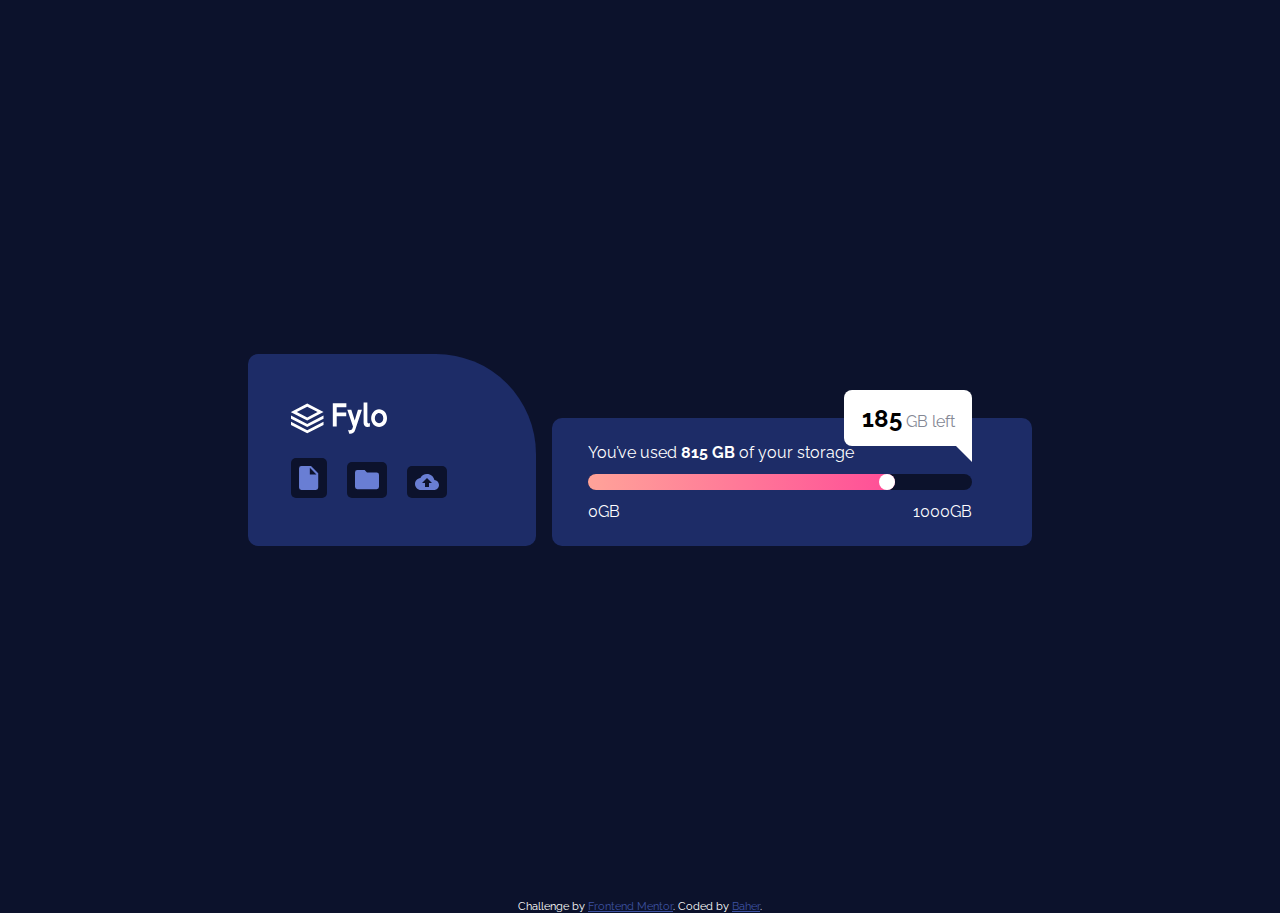
<file: fylo-data-storage-component-master/index.html>
<!DOCTYPE html>
<html lang="en">
  <head>
    <meta charset="UTF-8" />
    <meta name="viewport" content="width=device-width, initial-scale=1.0" />
    <!-- displays site properly based on user's device -->

    <link rel="preconnect" href="https://fonts.gstatic.com" />
    <link rel="preconnect" href="https://fonts.gstatic.com">
<link href="https://fonts.googleapis.com/css2?family=Raleway:wght@400;700&display=swap" rel="stylesheet">

    <link
      rel="icon"
      type="image/png"
      sizes="32x32"
      href="./images/favicon-32x32.png"
    />
    <link rel="stylesheet" href="./index.css" />
    <title>Frontend Mentor | Fylo data storage component</title>

    <!-- Feel free to remove these styles or customise in your own stylesheet 👍 -->
    <style>
      .attribution {
        font-size: 11px;
        text-align: center;
      }
      .attribution a {
        color: hsl(228, 45%, 44%);
      }
    </style>
  </head>
  <body>
    <div class="container">
      <div class="cards-container">
        <div class="options-card">
          <div class="options-container">
            <img class="logo" src="./images/logo.svg" />
            <div class="icons-section">
              <img class="icon" src="./images/icon-document.svg" />
              <img class="icon" src="./images/icon-folder.svg" />
              <img class="icon" src="./images/icon-upload.svg" />
            </div>
          </div>
        </div>
        <div class="loading-card">
          <div class="loading-container">
            <p>You’ve used <span class="bold">815 GB</span> of your storage</p>
            <div class="loading-bar">
              <div class="progress">
                <div class="circle"></div>
              </div>
            </div>
            <div class="bar-values">
              <span>0GB</span>
              <span>1000GB</span>
            </div>
            <div class="tooltip">
              <p class="grey-text"><span class="bold black">185</span> GB left</p>
            </div>
          </div>
        </div>
      </div>
    </div>

    <div class="attribution">
      Challenge by
      <a href="https://www.frontendmentor.io?ref=challenge" target="_blank"
        >Frontend Mentor</a
      >. Coded by <a href="#">Baher</a>.
    </div>
  </body>
</html>
</file>
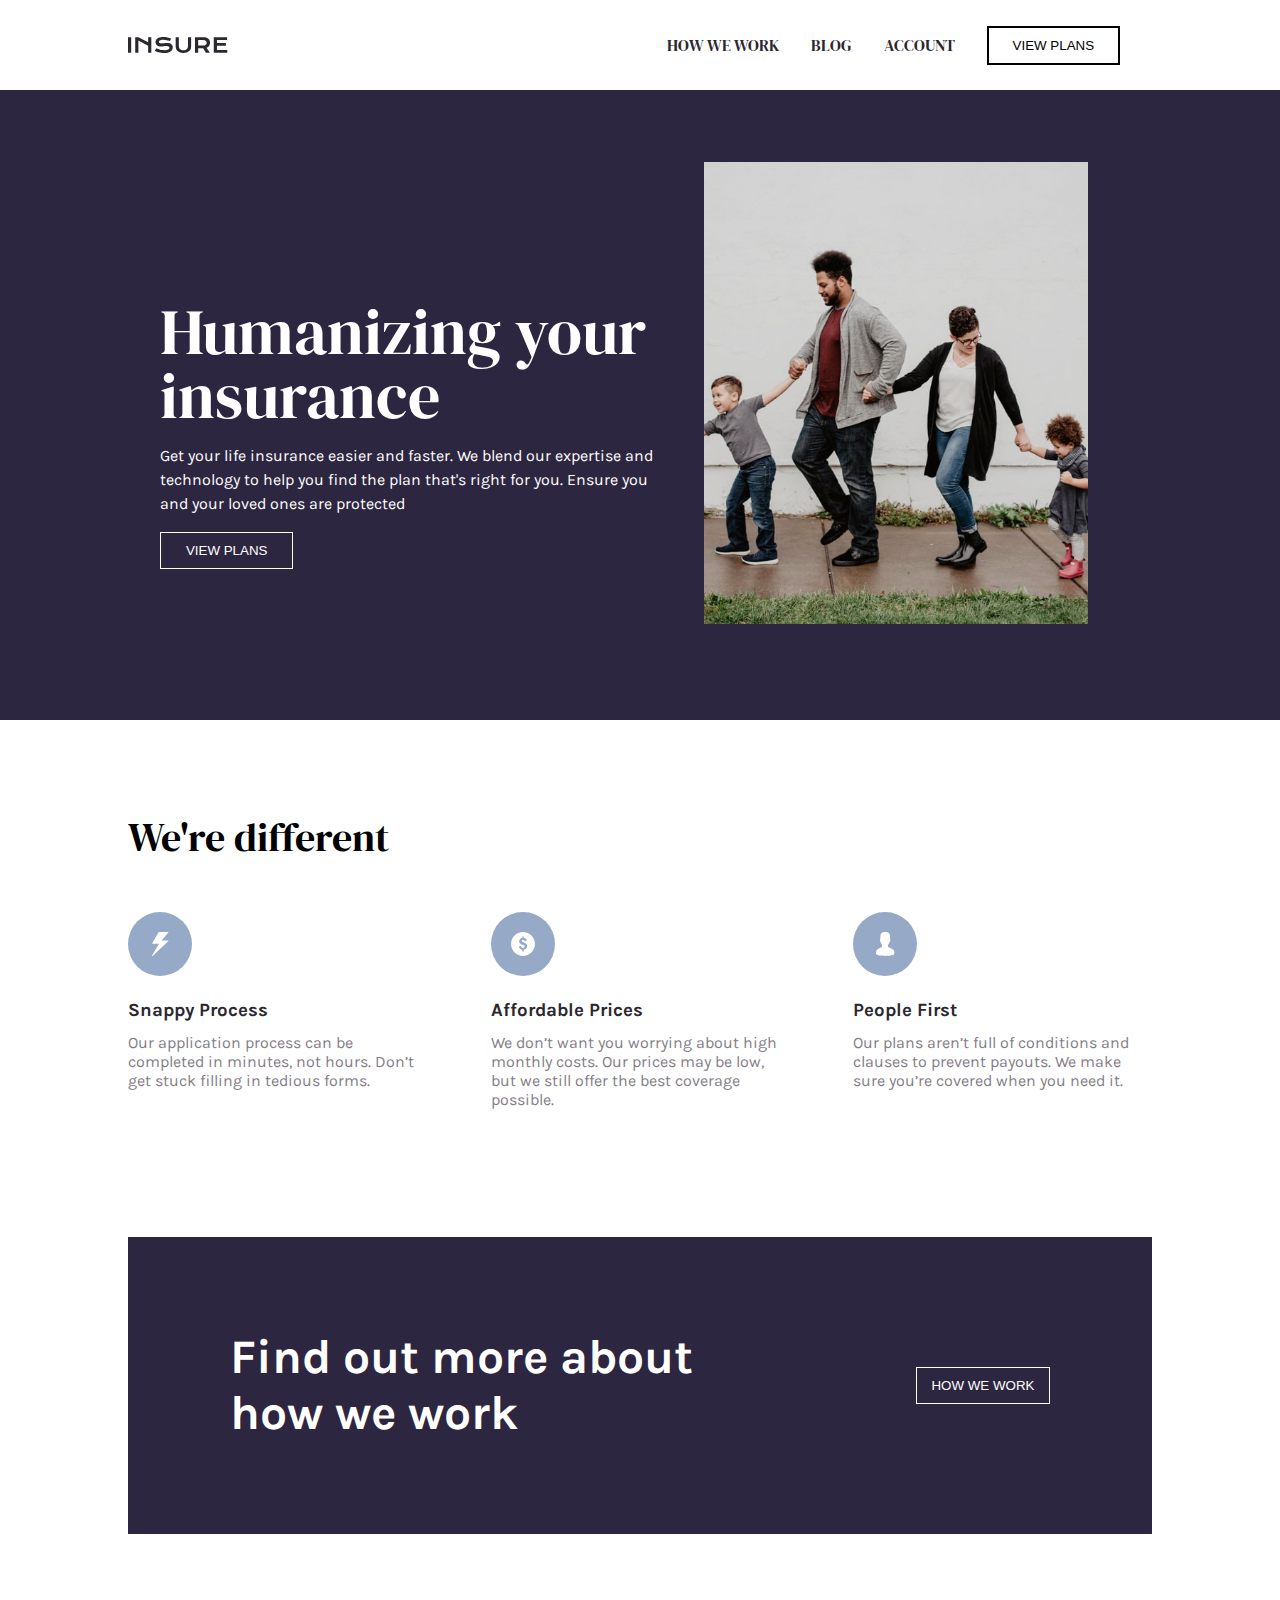
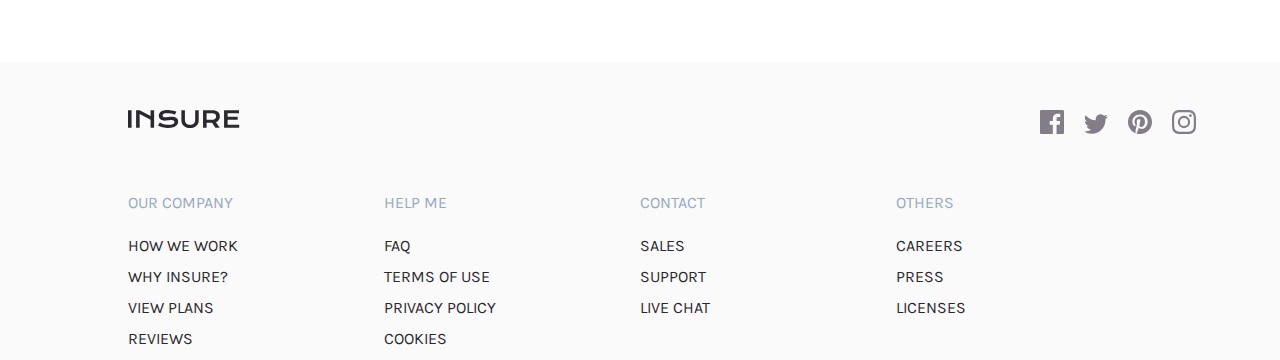
<file: insure-landing-page-master/index.html>
<!DOCTYPE html>
<html lang="en">
<head>
  <meta charset="UTF-8">
  <meta name="viewport" content="width=device-width, initial-scale=1.0"> <!-- displays site properly based on user's device -->

  <link rel="icon" type="image/png" sizes="32x32" href="./images/favicon-32x32.png">
  <link rel="stylesheet" href="./index.css">

  <link rel="preconnect" href="https://fonts.gstatic.com">
  <link href="https://fonts.googleapis.com/css2?family=DM+Serif+Display&display=swap" rel="stylesheet">

  <link rel="preconnect" href="https://fonts.gstatic.com">
  <link href="https://fonts.googleapis.com/css2?family=Karla:wght@400;700&display=swap" rel="stylesheet">

  

  <title>Frontend Mentor | Insure landing page</title>

  <!-- Feel free to remove these styles or customise in your own stylesheet 👍 -->
  <style>
    .attribution { font-size: 11px; text-align: center; }
    .attribution a { color: hsl(228, 45%, 44%); }
  </style>
</head>
<body>
  <div class="container">
    <nav class="nav-bar">
      <img src="./images/logo.svg"/>
      <label for="hamburger">&#9776;</label>
      <input type="checkbox" id="hamburger"/>
      <ul class="linksContainer">
        <li class="navLink">HOW WE WORK</li>
        <li class="navLink">BLOG</li>
        <li class="navLink">ACCOUNT</li>
        <li class="navLink">
          <button class="btn">VIEW PLANS</button>
        </li>
      </ul>
      
    </nav>


    <div class="main-section">
      <img src="./images/image-intro-desktop.jpg"/>
      <div class="background"></div>
      <div class="main-text">
        <h1>Humanizing your insurance</h1>
        <p>
          Get your life insurance easier and faster. We blend our expertise and technology 
          to help you find the plan that's right for you. Ensure you and your loved ones are protected
        </p>
  
        <button class="btn">VIEW PLANS</button>
        
      </div>
    </div>

    <div class="different-section">
      <h2>We're different</h2>
      <div class="perks">
        <div class="perk-column perk-column-1">
          <img class="perk-image" src="./images/icon-snappy-process.svg"/>
          <h3>Snappy Process</h4>
          <p>Our application process can be completed in minutes, not hours. Don’t get 
            stuck filling in tedious forms.</p>
        </div>
        <div class="perk-column perk-column-2">
          <img class="perk-image" src="./images/icon-affordable-prices.svg"/>
          <h3>Affordable Prices</h4>
          <p>We don’t want you worrying about high monthly costs. Our prices may be low, 
            but we still offer the best coverage possible.</p>
        </div>
        <div class="perk-column perk-column-3">
          <img class="perk-image" src="./images/icon-people-first.svg"/>
          <h3>People First</h4>
          <p>Our plans aren’t full of conditions and clauses to prevent payouts. We make 
            sure you’re covered when you need it.</p>
        </div>

      </div>
    </div>

    <div class="how-we-work">
      <h2>Find out more about how we work</h2>
      <button class="btn">HOW WE WORK</button>
    </div>

    
    <footer>
      <div class="footer-container">
        <img class="footer-logo" src="./images/logo.svg"/>
        <div class="social-media">
          <img class="social-icon" src="./images/icon-facebook.svg"/>
          <img class="social-icon" src="./images/icon-twitter.svg"/>
          <img class="social-icon" src="./images/icon-pinterest.svg"/>
          <img class="social-icon" src="./images/icon-instagram.svg"/>
        </div>
        <!-- <hr> -->
        <div class="information-column information-column-1">
          <p class="misc-header">OUR COMPANY</p>
          <p class="misc-option">HOW WE WORK</p>
          <p class="misc-option">WHY INSURE?</p>
          <p class="misc-option">VIEW PLANS</p>
          <p class="misc-option">REVIEWS</p>
        </div>
        <div class="information-column information-column-2">
          <p class="misc-header">HELP ME</p>
          <p class="misc-option">FAQ</p>
          <p class="misc-option">TERMS OF USE</p>
          <p class="misc-option">PRIVACY POLICY</p>
          <p class="misc-option">COOKIES</p>
        </div>
        <div class="information-column information-column-3">
          <p class="misc-header">CONTACT</p>
          <p class="misc-option">SALES</p>
          <p class="misc-option">SUPPORT</p>
          <p class="misc-option">LIVE CHAT</p>
        </div>
        <div class="information-column information-column-4">
          <p class="misc-header">OTHERS</p>
          <p class="misc-option">CAREERS</p>
          <p class="misc-option">PRESS</p>
          <p class="misc-option">LICENSES</p>
        </div>
      </div>
    </footer>
  </div>
  
  <!-- <div class="attribution">
    Challenge by <a href="https://www.frontendmentor.io?ref=challenge" target="_blank">Frontend Mentor</a>. 
    Coded by <a href="#">Your Name Here</a>.
  </div> -->
</body>
</html>
</file>
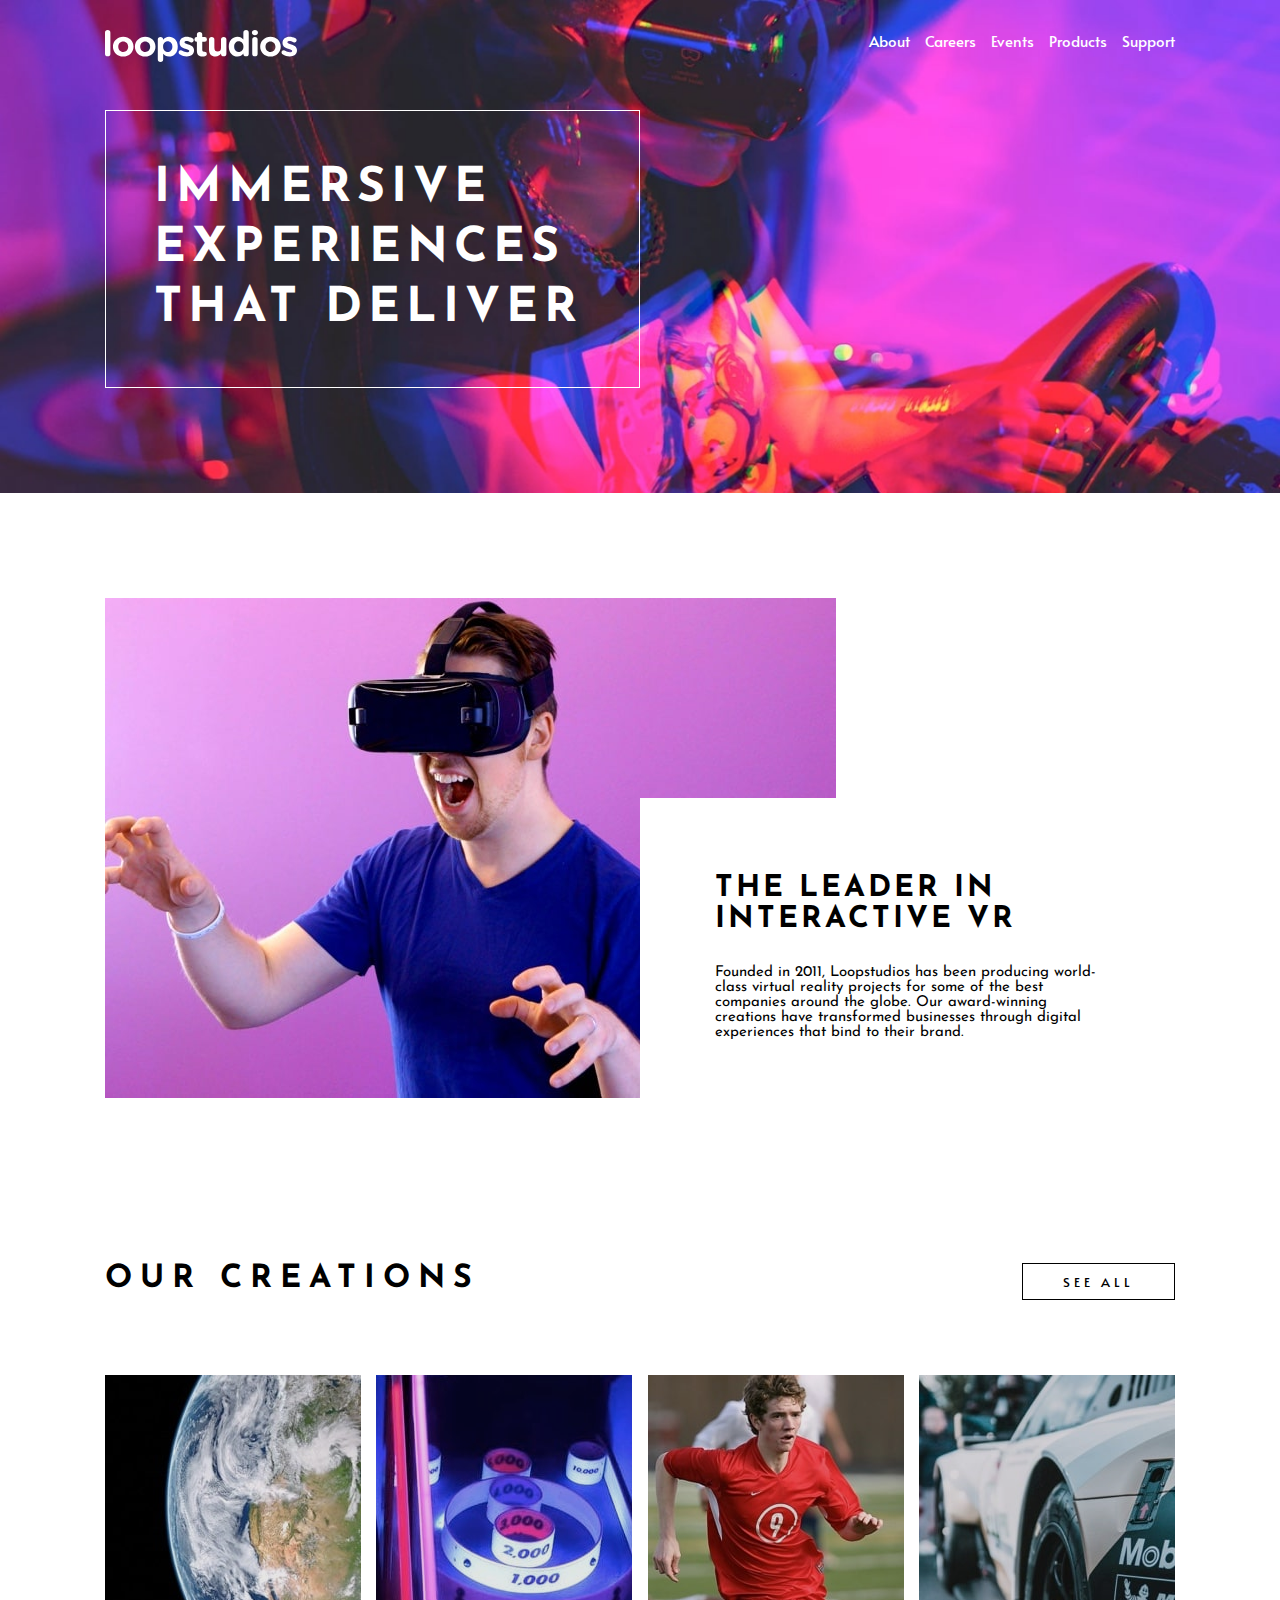
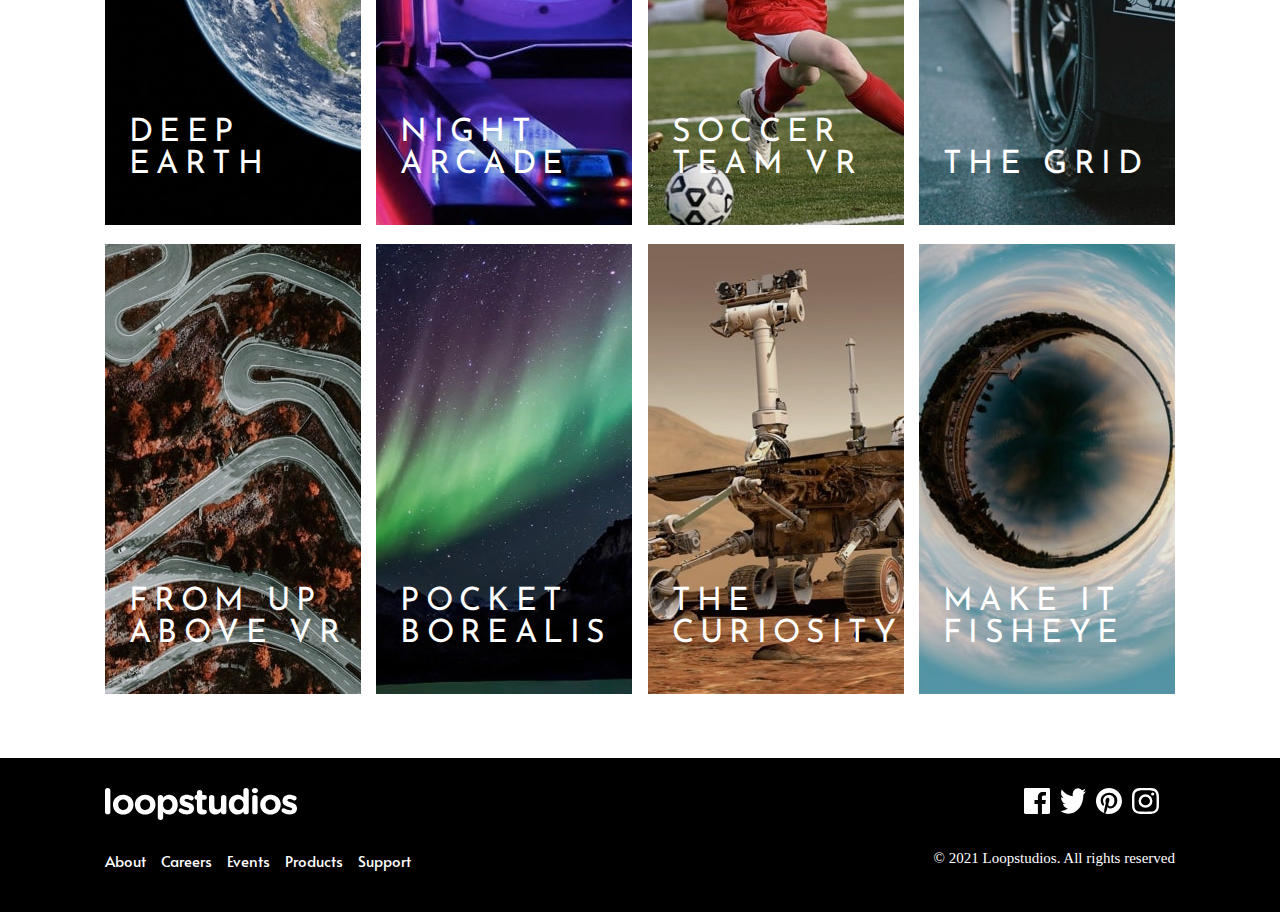
<file: loopstudios-landing-page-main/index.html>
<!DOCTYPE html>
<html lang="en">
<head>
  <meta charset="UTF-8">
  <meta name="viewport" content="width=device-width, initial-scale=1.0"> <!-- displays site properly based on user's device -->

  <link rel="icon" type="image/png" sizes="32x32" href="./images/favicon-32x32.png">
  <link rel="stylesheet" href="./styles/index.css">
  <link rel="stylesheet" href="./styles/mobile.css">
  <link rel="stylesheet" href="./styles/hamburger.css">
  <link rel="preconnect" href="https://fonts.gstatic.com">
  <link href="https://fonts.googleapis.com/css2?family=Alata&display=swap" rel="stylesheet">
  <link rel="preconnect" href="https://fonts.gstatic.com">
  <link href="https://fonts.googleapis.com/css2?family=Josefin+Sans:wght@300&display=swap" rel="stylesheet">
  <title>Frontend Mentor | Loopstudios landing page</title>

  <!-- Feel free to remove these styles or customise in your own stylesheet 👍 -->
  <style>
    .attribution { font-size: 11px; text-align: center; }
    .attribution a { color: hsl(228, 45%, 44%); }
  </style>
</head>
<body>



  <div class="container">
    <div class="hero">
      <div class="nav">
        <img class="logo" src="./images/logo.svg"/>
        
        
        <!-- Hero icon -->
        <button class="menu" onclick="this.classList.toggle('opened');this.setAttribute('aria-expanded', this.classList.contains('opened'))" aria-label="Main Menu">
          <svg width="100" height="100" viewBox="0 0 100 100">
            <path class="line line1" d="M 20,29.000046 H 80.000231 C 80.000231,29.000046 94.498839,28.817352 94.532987,66.711331 94.543142,77.980673 90.966081,81.670246 85.259173,81.668997 79.552261,81.667751 75.000211,74.999942 75.000211,74.999942 L 25.000021,25.000058" />
            <path class="line line2" d="M 20,50 H 80" />
            <path class="line line3" d="M 20,70.999954 H 80.000231 C 80.000231,70.999954 94.498839,71.182648 94.532987,33.288669 94.543142,22.019327 90.966081,18.329754 85.259173,18.331003 79.552261,18.332249 75.000211,25.000058 75.000211,25.000058 L 25.000021,74.999942" />
          </svg>
        </button>
        <div class="nav-container">
          <a class="nav-link">About</a>
          <a class="nav-link">Careers</a>
          <a class="nav-link">Events</a>
          <a class="nav-link">Products</a>
          <a class="nav-link">Support</a>
        </div>
        
      </div>
      <div class="nav-container-mobile">
        <a class="nav-link-mobile">About</a>
        <a class="nav-link-mobile">Careers</a>
        <a class="nav-link-mobile">Events</a>
        <a class="nav-link-mobile">Products</a>
        <a class="nav-link-mobile">Support</a>
      </div>
      <div class="hero-text">
          <h1>IMMERSIVE EXPERIENCES THAT DELIVER</h1>
      </div>
    </div>
    <div class="about-section">
      <img class="about-image" src="./images/desktop/image-interactive.jpg"/>
      <div class="about-text">
        <h1 class="about-header">THE LEADER IN INTERACTIVE VR</h1>
        <p class="about-paragraph">Founded in 2011, Loopstudios has been producing world-class virtual reality 
          projects for some of the best companies around the globe. Our award-winning 
          creations have transformed businesses through digital experiences that bind 
          to their brand.</p>
      </div>
    </div>
    <div class="creation-section">
      <div class="creation-header-section">
        <h2 class="creation-header">OUR CREATIONS</h2>
        <button class="see-all btn">SEE ALL</button>
      </div>
      <div class="creations-grid">
        <div class="image-container">
          <picture>
            <source media="(max-width:720px)" srcset="./images/mobile/image-deep-earth.jpg">
            <img class="creation-image" src="./images/desktop/image-deep-earth.jpg"/>
          </picture>
          <p class="image-text">DEEP EARTH</p>
        </div>
        <div class="image-container">
          <picture>
            <source media="(max-width:720px)" srcset="./images/mobile/image-night-arcade.jpg">
            <img class="creation-image" src="./images/desktop/image-night-arcade.jpg"/>
          </picture>
          <p class="image-text">NIGHT ARCADE</p>
        </div>
        <div class="image-container">
          <picture>
            <source media="(max-width:720px)" srcset="./images/mobile/image-soccer-team.jpg">
            <img class="creation-image" src="./images/desktop/image-soccer-team.jpg"/>
          </picture>
          <p class="image-text">SOCCER TEAM VR</p>
        </div>
        <div class="image-container">
          <picture>
            <source media="(max-width:720px) " srcset="./images/mobile/image-grid.jpg">
            <img class="creation-image" src="./images/desktop/image-grid.jpg"/>
          </picture>
          <p class="image-text">THE GRID</p>
        </div>

        
        <div class="image-container">
          <picture>
            <source media="(max-width:720px)" srcset="./images/mobile/image-from-above.jpg">
            <img class="creation-image" src="./images/desktop/image-from-above.jpg"/>
          </picture>
          <p class="image-text">FROM UP ABOVE VR</p>
        </div>
        <div class="image-container">
          <picture>
            <source media="(max-width:720px)" srcset="./images/mobile/image-pocket-borealis.jpg">
            <img class="creation-image" src="./images/desktop/image-pocket-borealis.jpg"/>
          </picture>
          <p class="image-text">POCKET BOREALIS</p>
        </div>
        <div class="image-container">
          <picture>
            <source media="(max-width:720px)" srcset="./images/mobile/image-curiosity.jpg">
            <img class="creation-image" src="./images/desktop/image-curiosity.jpg"/>
          </picture>
          <p class="image-text">THE CURIOSITY</p>
        </div>
        <div class="image-container">
          <picture>
            <source media="(max-width:720px)" srcset="./images/mobile/image-fisheye.jpg">
            <img class="creation-image" src="./images/desktop/image-fisheye.jpg"/>
          </picture>
          <p class="image-text">MAKE IT FISHEYE</p>
        </div>
        <button class="see-all-mobile btn">SEE ALL</button>  
      </div>

    </div>
    <footer class="footer-section">
      
      <img src="./images/logo.svg"/>
      <div class="nav-container">
        <a class="nav-link">About</a>
        <a class="nav-link">Careers</a>
        <a class="nav-link">Events</a>
        <a class="nav-link">Products</a>
        <a class="nav-link">Support</a>
      </div>
      <div class="social-container">
        <img class = "social-icon" src="./images/icon-facebook.svg"/>
        <img class = "social-icon" src="./images/icon-twitter.svg"/>
        <img class = "social-icon" src="./images/icon-pinterest.svg"/>
        <img class = "social-icon" src="./images/icon-instagram.svg"/>
      </div>

      <p class="copyright">&#169; 2021 Loopstudios. All rights reserved</p>

    </footer>
  </div>
<!-- 
  <div class="attribution">
    Challenge by <a href="https://www.frontendmentor.io?ref=challenge" target="_blank">Frontend Mentor</a>. 
    Coded by <a href="#">Your Name Here</a>.
  </div> -->
</body>
<script src="./index.js">
</script>
</html>
</file>
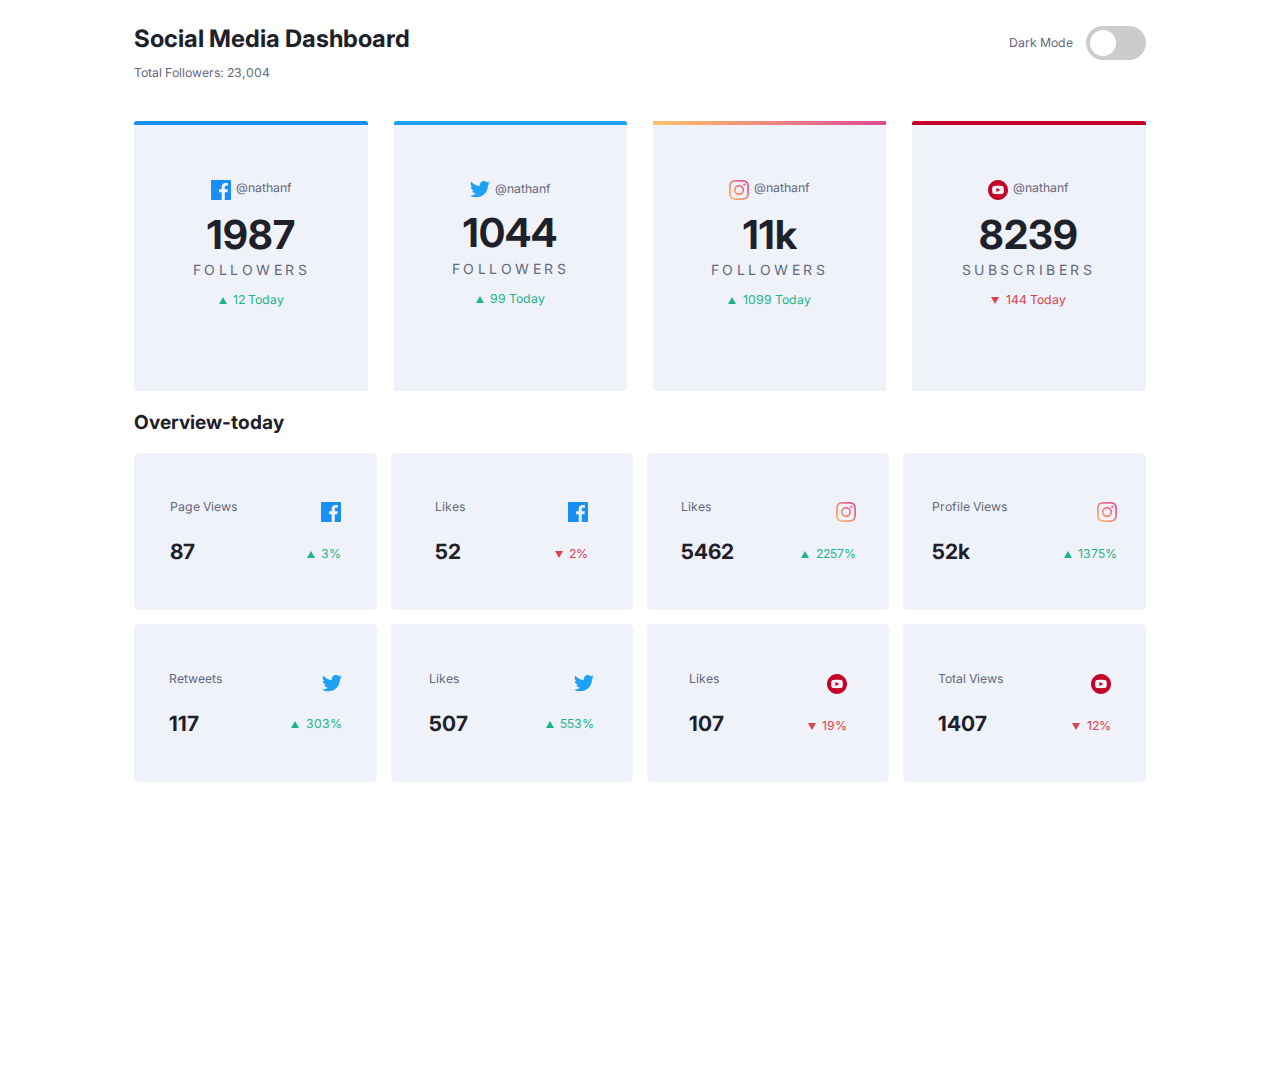
<file: social-media-dashboard-with-theme-switcher-master/index.html>
<!DOCTYPE html>
<html lang="en">
<head>
  <meta charset="UTF-8">
  <meta name="viewport" content="width=device-width, initial-scale=1.0"> <!-- displays site properly based on user's device -->

  <link rel="preconnect" href="https://fonts.gstatic.com">
  <link href="https://fonts.googleapis.com/css2?family=Inter:wght@400;700&display=swap" rel="stylesheet">

  <link rel="icon" type="image/png" sizes="32x32" href="./images/favicon-32x32.png">
  
  <link rel="stylesheet" href="./styles/slider.css">
  <link rel="stylesheet" href="./styles/index.css">
  
  <title>Frontend Mentor | [Challenge Name Here]</title>

  <!-- Feel free to remove these styles or customise in your own stylesheet 👍 -->
  <style>
    .attribution { font-size: 11px; text-align: center; }
    .attribution a { color: hsl(228, 45%, 44%); }
  </style>
</head>
<body class="theme-target">
  <div class="container"> 
    <div class="main-header">
      <div class="dashboard-followers">
        <h1 class="theme-target">Social Media Dashboard</h1>
        <p class="subtitle">Total Followers: 23,004</p>
      </div>
      <div class="dark-toggle">
        <p class="subtitle">Dark Mode</p>
        <label class="switch">
          <input class="switch-input" type="checkbox" value="light">
          <span class="slider round inverted"></span>
        </label>
      </div>
    </div>

    <div class="main-cards-container">
      <div class="main-card facebook-card">
        <div class="social-hander">
          <img src="./images/icon-facebook.svg"/>
          <span>@nathanf</span>
        </div>
        <h2 class="people-count">1987</h2>
        <p class="people-type"> FOLLOWERS</p>
        <div class="percentage-container">
          <div class="triangle-up"></div>
          <span>12 Today</span>
        </div>

      </div>
      <div class="main-card twitter-card">
        <div class="social-hander">
          <img src="./images/icon-twitter.svg"/>
          <span>@nathanf</span>
        </div>
        <h2 class="people-count">1044</h2>
        <p class="people-type"> FOLLOWERS</p>
        <div class="percentage-container">
          <div class="triangle-up"></div>
          <span>99 Today</span>
        </div>
      </div>
      <div class="main-card instagram-card">
        <div class="social-hander">
          <img src="./images/icon-instagram.svg"/>
          <span>@nathanf</span>
        </div>
        <h2 class="people-count">11k</h2>
        <p class="people-type"> FOLLOWERS</p>
        <div class="percentage-container">
          <div class="triangle-up"></div>
          <span>1099 Today</span>
        </div>
      </div>
      <div class="main-card youtube-card">
        <div class="social-hander">
          <img src="./images/icon-youtube.svg"/>
          <span>@nathanf</span>
        </div>
        <h2 class="people-count">8239</h2>
        <p class="people-type"> SUBSCRIBERS</p>
        <div class="percentage-container">
          <div class="triangle-down"></div>
          <span>144 Today</span>
        </div>
      </div>
    </div>
<!-- OVERVIEW SECTION -->
    <div class="overview-section">
      <h3 class="theme-target">Overview-today</h3>
      <div class="overview-cards-container">
        <div class="overview-card">
          <div class="metric-container">
            <div class="metric-name">Page Views</div>
            <div class="metric-count">87</div>
          </div>
          <div class="metric-social">
            <div class="social-icon"><img src="./images/icon-facebook.svg"/></div>
            <div class="metric-percentage">
              <div class="percentage-container">
                <div class="triangle-up"></div>
                <span>3%</span>
              </div>
            </div>
          </div>
        </div>
        <div class="overview-card">
          <div class="metric-container">
            <div class="metric-name">Likes</div>
            <div class="metric-count">52</div>
          </div>
          <div class="metric-social">
            <div class="social-icon"><img src="./images/icon-facebook.svg"/></div>
            <div class="metric-percentage">
              <div class="percentage-container">
                <div class="triangle-down"></div>
                <span>2%</span>
              </div>
            </div>
          </div>
        </div>
        <div class="overview-card">
          <div class="metric-container">
            <div class="metric-name">Likes</div>
            <div class="metric-count">5462</div>
          </div>
          <div class="metric-social">
            <div class="social-icon"><img src="./images/icon-instagram.svg"/></div>
            <div class="metric-percentage">
              <div class="percentage-container">
                <div class="triangle-up"></div>
                <span>2257%</span>
              </div>
            </div>
          </div>
        </div>
        <div class="overview-card">
          <div class="metric-container">
            <div class="metric-name">Profile Views</div>
            <div class="metric-count">52k</div>
          </div>
          <div class="metric-social">
            <div class="social-icon"><img src="./images/icon-instagram.svg"/></div>
            <div class="metric-percentage">
              <div class="percentage-container">
                <div class="triangle-up"></div>
                <span>1375%</span>
              </div>
            </div>
          </div>
        </div>
        <div class="overview-card">
          <div class="metric-container">
            <div class="metric-name">Retweets</div>
            <div class="metric-count">117</div>
          </div>
          <div class="metric-social">
            <div class="social-icon"><img src="./images/icon-twitter.svg"/></div>
            <div class="metric-percentage">
              <div class="percentage-container">
                <div class="triangle-up"></div>
                <span>303%</span>
              </div>
            </div>
          </div>
        </div>
        <div class="overview-card">
          <div class="metric-container">
            <div class="metric-name">Likes</div>
            <div class="metric-count">507</div>
          </div>
          <div class="metric-social">
            <div class="social-icon"><img src="./images/icon-twitter.svg"/></div>
            <div class="metric-percentage">
              <div class="percentage-container">
                <div class="triangle-up"></div>
                <span>553%</span>
              </div>
            </div>
          </div>
        </div>
        <div class="overview-card">
          <div class="metric-container">
            <div class="metric-name">Likes</div>
            <div class="metric-count">107</div>
          </div>
          <div class="metric-social">
            <div class="social-icon"><img src="./images/icon-youtube.svg"/></div>
            <div class="metric-percentage">
              <div class="percentage-container">
                <div class="triangle-down"></div>
                <span>19%</span>
              </div>
            </div>
          </div>
        </div>
        <div class="overview-card">
          <div class="metric-container">
            <div class="metric-name">Total Views</div>
            <div class="metric-count">1407</div>
          </div>
          <div class="metric-social">
            <div class="social-icon"><img src="./images/icon-youtube.svg"/></div>
            <div class="metric-percentage">
              <div class="percentage-container">
                <div class="triangle-down"></div>
                <span>12%</span>
              </div>
            </div>
          </div>
        </div>
      </div>
    </div>
  </div>

  <!-- <div class="attribution">
    Challenge by <a href="https://www.frontendmentor.io?ref=challenge" target="_blank">Frontend Mentor</a>. 
    Coded by <a href="#">Your Name Here</a>.
  </div> -->
</body>
<script src="./index.js"></script>
</html>
</file>
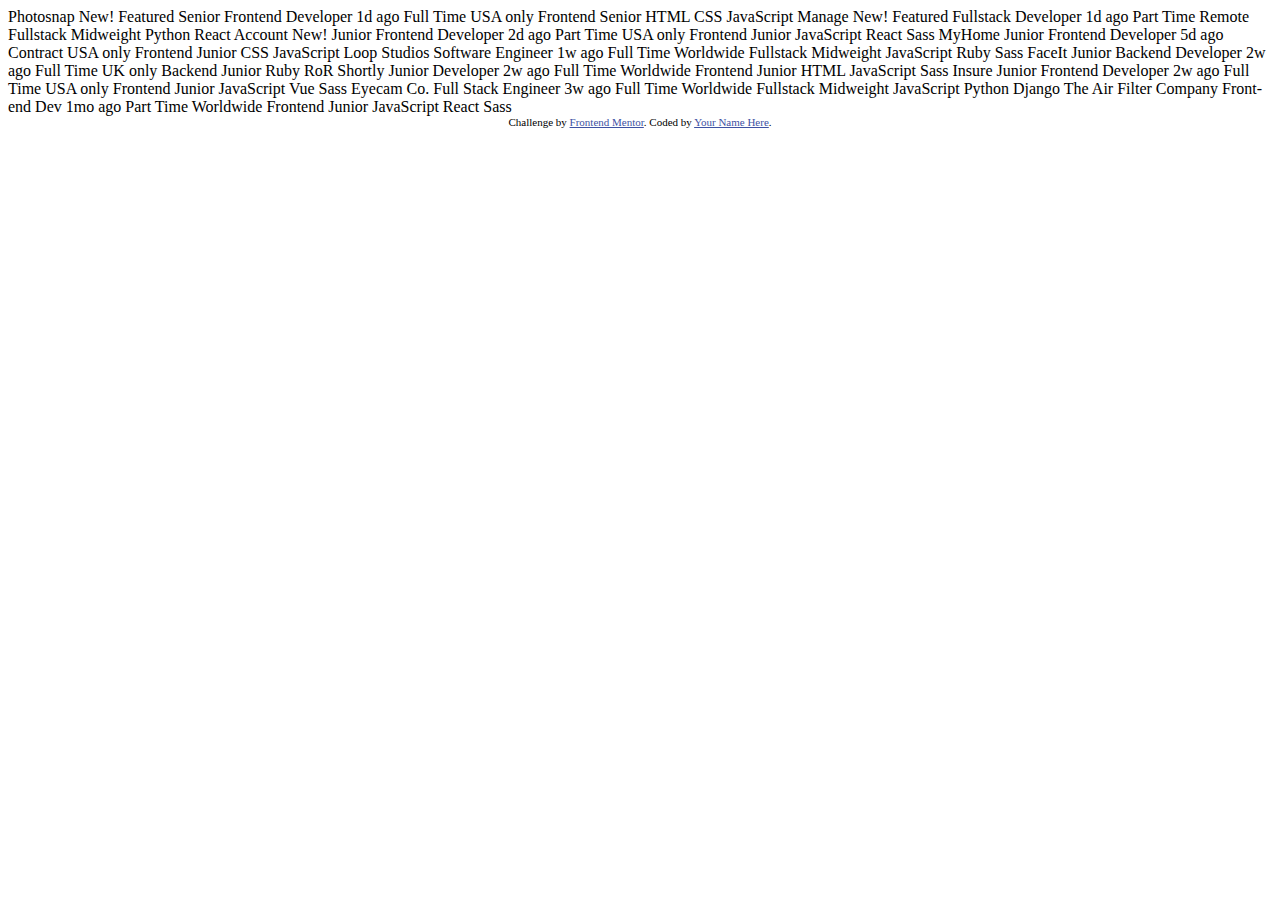
<file: static-job-listings-master/index.html>
<!DOCTYPE html>
<html lang="en">
<head>
  <meta charset="UTF-8">
  <meta name="viewport" content="width=device-width, initial-scale=1.0"> <!-- displays site properly based on user's device -->

  <link rel="icon" type="image/png" sizes="32x32" href="./images/favicon-32x32.png">
  
  <title>Frontend Mentor | Job Listings</title>

  <!-- Feel free to remove these styles or customise in your own stylesheet 👍 -->
  <style>
    .attribution { font-size: 11px; text-align: center; }
    .attribution a { color: hsl(228, 45%, 44%); }
  </style>
</head>
<body>
  <!-- Item Start -->
  Photosnap
  New!
  Featured
  Senior Frontend Developer
  1d ago
  Full Time
  USA only
  <!-- Role -->
  Frontend
  <!-- Level -->
  Senior
  <!-- Languages -->
  HTML
  CSS
  JavaScript
  <!-- Item End -->

  <!-- Item Start -->
  Manage
  New!
  Featured
  Fullstack Developer
  1d ago
  Part Time
  Remote
  <!-- Role -->
  Fullstack
  <!-- Level -->
  Midweight
  <!-- Languages -->
  Python
  <!-- Tools -->
  React
  <!-- Item End -->

  <!-- Item Start -->
  Account
  New!
  Junior Frontend Developer
  2d ago
  Part Time
  USA only
  <!-- Role -->
  Frontend
  <!-- Level -->
  Junior
  <!-- Languages -->
  JavaScript
  <!-- Tools -->
  React
  Sass
  <!-- Item End -->

  <!-- Item Start -->
  MyHome
  Junior Frontend Developer
  5d ago
  Contract
  USA only
  <!-- Role -->
  Frontend
  <!-- Level -->
  Junior
  <!-- Languages -->
  CSS
  JavaScript
  <!-- Item End -->

  <!-- Item Start -->
  Loop Studios
  Software Engineer
  1w ago
  Full Time
  Worldwide
  <!-- Role -->
  Fullstack
  <!-- Level -->
  Midweight
  <!-- Languages -->
  JavaScript
  Ruby
  <!-- Tools -->
  Sass
  <!-- Item End -->

  <!-- Item Start -->
  FaceIt
  Junior Backend Developer
  2w ago
  Full Time
  UK only
  <!-- Role -->
  Backend
  <!-- Level -->
  Junior
  <!-- Languages -->
  Ruby
  <!-- Tools -->
  RoR
  <!-- Item End -->

  <!-- Item Start -->
  Shortly
  Junior Developer
  2w ago
  Full Time
  Worldwide
  <!-- Role -->
  Frontend
  <!-- Level -->
  Junior
  <!-- Languages -->
  HTML
  JavaScript
  <!-- Tools -->
  Sass
  <!-- Item End -->

  <!-- Item Start -->
  Insure
  Junior Frontend Developer
  2w ago
  Full Time
  USA only
  <!-- Role -->
  Frontend
  <!-- Level -->
  Junior
  <!-- Languages -->
  JavaScript
  <!-- Tools -->
  Vue
  Sass
  <!-- Item End -->

  <!-- Item Start -->
  Eyecam Co.
  Full Stack Engineer
  3w ago
  Full Time
  Worldwide
  <!-- Role -->
  Fullstack
  <!-- Level -->
  Midweight
  <!-- Languages -->
  JavaScript
  Python
  <!-- Tools -->
  Django
  <!-- Item End -->

  <!-- Item Start -->
  The Air Filter Company
  Front-end Dev
  1mo ago
  Part Time
  Worldwide
  <!-- Role -->
  Frontend
  <!-- Level -->
  Junior
  <!-- Languages -->
  JavaScript
  <!-- Tools -->
  React
  Sass
  <!-- Item End -->
  
  <div class="attribution">
    Challenge by <a href="https://www.frontendmentor.io?ref=challenge" target="_blank">Frontend Mentor</a>. 
    Coded by <a href="#">Your Name Here</a>.
  </div>
</body>
</html>
</file>
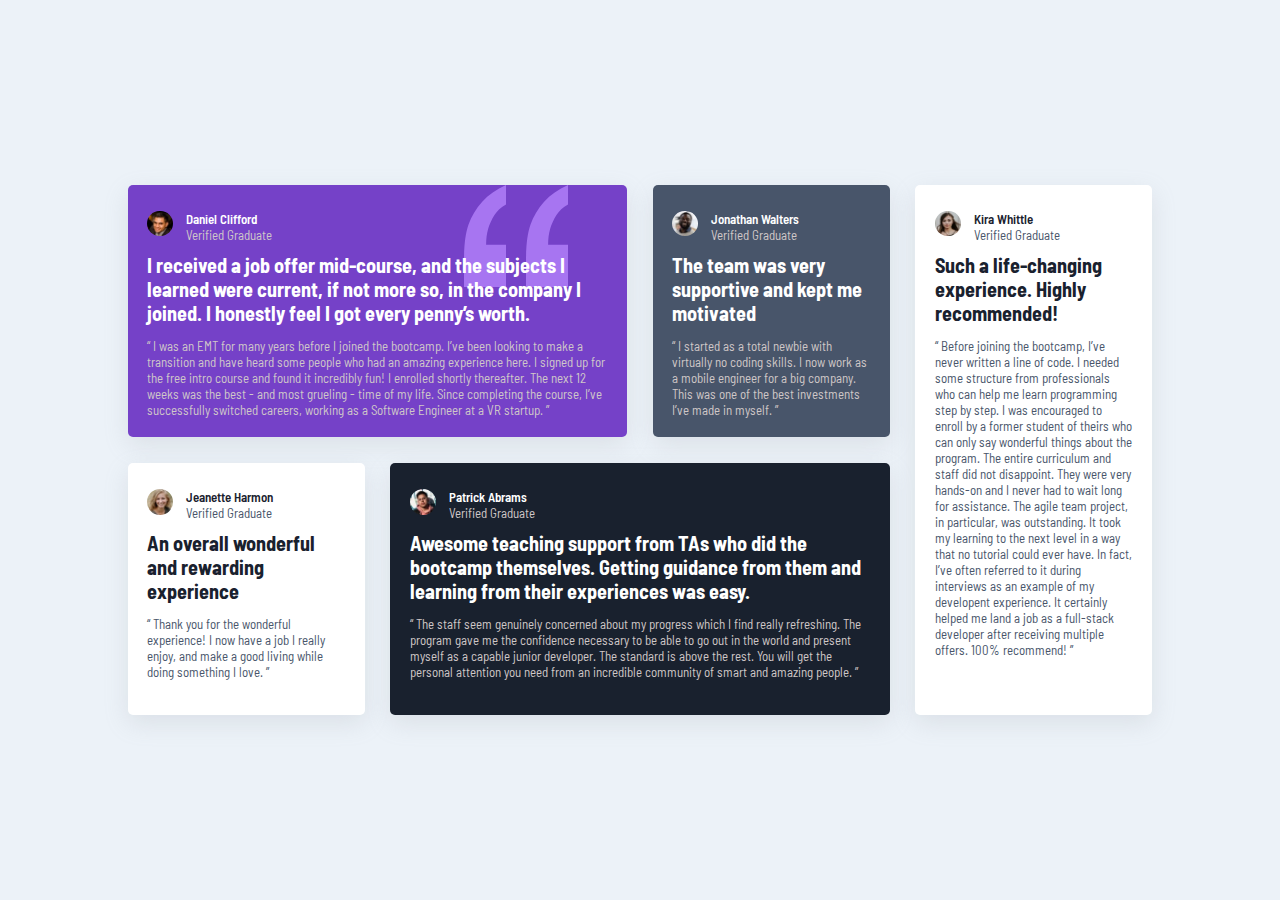
<file: testimonials-grid-section-main/index.html>
<!DOCTYPE html>
<html lang="en">
<head>
  <meta charset="UTF-8">
  <meta name="viewport" content="width=device-width, initial-scale=1.0"> <!-- displays site properly based on user's device -->

  <link rel="icon" type="image/png" sizes="32x32" href="./images/favicon-32x32.png">
  <link rel="stylesheet" href="./index.css">
  <link rel="preconnect" href="https://fonts.gstatic.com">
  <link href="https://fonts.googleapis.com/css2?family=Barlow+Semi+Condensed:wght@500;600&display=swap" rel="stylesheet">


  <title>Frontend Mentor | [Challenge Name Here]</title>

  <!-- Feel free to remove these styles or customise in your own stylesheet 👍 -->
  <style>
    .attribution { font-size: 11px; text-align: center; }
    .attribution a { color: hsl(228, 45%, 44%); }
  </style>
</head>
<body>
    <div class="container">
      <div class="box box-1">
        <div class="avatar-data">
          <img
            class="avatar"
            src="./images/image-daniel.jpg"
          />
          <div class="avatar-info">
            <span class="name">Daniel Clifford</span>
            <p class="graduate">Verified Graduate</p>
          </div>
        </div>
        <h3>
          I received a job offer mid-course, and the subjects I learned were current, if not more so, 
        in the company I joined. I honestly feel I got every penny’s worth.
        </h3>
        
        <p class="description">
          “ I was an EMT for many years before I joined the bootcamp. I’ve been looking to make a 
        transition and have heard some people who had an amazing experience here. I signed up 
        for the free intro course and found it incredibly fun! I enrolled shortly thereafter. 
        The next 12 weeks was the best - and most grueling - time of my life. Since completing 
        the course, I’ve successfully switched careers, working as a Software Engineer at a VR startup. ”
        </p>
        
      </div>
      <div class="box box-2">

        <div class="avatar-data">
          <img
            class="avatar"
            src="./images/image-jonathan.jpg"
          />
          <div class="avatar-info">
            <span class="name">Jonathan Walters</span>
            <p class="graduate">Verified Graduate</p>
          </div>
        </div>

        <h3>
          The team was very supportive and kept me motivated
        </h3>
        
        <p class="description">
          “ I started as a total newbie with virtually no coding skills. I now work as a mobile engineer 
        for a big company. This was one of the best investments I’ve made in myself. ”
        </p>

      </div>

      <div class="box box-3">

        <div class="avatar-data">
          <img
            class="avatar"
            src="./images/image-kira.jpg"
          />

          <div class="avatar-info">
            <span class="name">Kira Whittle</span>
            <p class="graduate">Verified Graduate</p>
          </div>


        </div>

        <h3>
          Such a life-changing experience. Highly recommended!
        </h3>
        
        <p class="description">
          “ Before joining the bootcamp, I’ve never written a line of code. I needed some structure from 
        professionals who can help me learn programming step by step. I was encouraged to enroll by a former 
        student of theirs who can only say wonderful things about the program. The entire curriculum and staff 
        did not disappoint. They were very hands-on and I never had to wait long for assistance. The agile team 
        project, in particular, was outstanding. It took my learning to the next level in a way that no tutorial 
        could ever have. In fact, I’ve often referred to it during interviews as an example of my developent 
        experience. It certainly helped me land a job as a full-stack developer after receiving multiple offers. 
        100% recommend! ”
        </p>

      
      </div>
      <div class="box box-4">

        <div class="avatar-data">
          <img
            class="avatar"
            src="./images/image-jeanette.jpg"
          />

          <div class="avatar-info">
            <span class="name">Jeanette Harmon</span>
            <p class="graduate">Verified Graduate</p>
          </div>

        </div>

        <h3>
          An overall wonderful and rewarding experience
        </h3>
        
        <p class="description">
          “ Thank you for the wonderful experience! I now have a job I really enjoy, and make a good living 
          while doing something I love. ”
        </p>
            
      </div>
      <div class="box box-5">

        <div class="avatar-data">
          <img
            class="avatar"
            src="./images/image-patrick.jpg"
          />

          <div class="avatar-info">
            <span class="name">Patrick Abrams</span>
            <p class="graduate">Verified Graduate</p>
          </div>

        </div>

        <h3>
          Awesome teaching support from TAs who did the bootcamp themselves. Getting guidance from them and 
        learning from their experiences was easy.
        </h3>
        
        <p class="description">
          “ The staff seem genuinely concerned about my progress which I find really refreshing. The program 
        gave me the confidence necessary to be able to go out in the world and present myself as a capable 
        junior developer. The standard is above the rest. You will get the personal attention you need from 
        an incredible community of smart and amazing people. ”
        </p>
      
      </div>
    </div>
  
</body>
</html>
</file>
<file: fylo-data-storage-component-master/index.css>
:root{
    --main-bg-color:hsl(229, 57%, 11%);
    --loading-color:linear-gradient( hsl(6, 100%, 80%) to hsl(335, 100%, 65%));
    --card-color:hsl(228, 56%, 26%);
}

* { 
    margin:0;
    padding:0;
    box-sizing: border-box; 
}

body{
    min-height:100vh;
    height:100vh;
    background-color: var(--main-bg-color);
    color:white;
    font-family: 'Raleway';
}

.black{
    color:black;
    font-size: 1.5rem;
}

.bold{
    font-weight: 700;
}

.grey-text{
    color:hsl(229, 7%, 55%)
}

.container{
    display: flex;
    align-items: center;
    justify-content: center;
    height:100%;
    width:100%;
}

.cards-container{
    display: flex;
    gap:1em;
}


/* Options card */

.options-card{
    display: flex;
    flex-direction: column;
    justify-content: center;

    width: 18rem;
    height: 12rem;
    background-color: var(--card-color);
    border-radius: 10px 100px 10px 10px;
}

.options-container{
    display: flex;
    flex-direction: column;
    width:80%;
    height:50%;
    margin-left:15%;
    justify-content: space-between;
}

.logo{
    height:2em;
    width:6em;
}

.icons-section{
    display: flex;
    width:50%;
    flex-direction: row;
    align-items: baseline;
    gap:20px;
    background-color: var(--card-color);
}


.icon{
    background-color: var(--main-bg-color);
    padding:0.5em;
    border-radius: 5px;;
}

/* Loading card */

.loading-card{
    display: flex;
    flex-direction: column;
    justify-content: center;
    width: 30rem;
    height: 8rem;
    background-color: var(--card-color);
    border-radius: 10px;
    align-self: flex-end;
    position: relative;
}

.loading-container{
    display: flex;
    flex-direction: column;
    gap:0.75em;
    margin-left:7.5%;
    width:80%;
}


.loading-bar {
    height:1em;
    background-color: #0c122c;
    border-radius: 1.5em;
}
  
.progress {
    height:1em;
    width:80%;
    background:linear-gradient(to right, #ffa399, #ff4d97);
    border-radius: 1.5em;
    position: relative;
}
  
.circle {
    position: absolute;
    height:1em;
    width:1em;
    border-radius: 50%;
    background-color: white;
    right:0em;
    cursor:grab;
}

.bar-values{
    display: flex;
    justify-content: space-between;
}

.tooltip{
    position: absolute;
    background-color: white;
    height:3.5em;
    width:8em;
    border-radius: 0.5rem 0.5rem 0rem 0.5rem;
    top:-1.75em;
    right:12.5%;

    display: flex;
    justify-content: center;
    align-items: center;
    text-align: center;
    
}

.tooltip::after {
    content:'';
    display:block;
    width:0;
    height:0;
    position:absolute;

    border-top: 1em solid transparent;
    border-bottom: 1em solid transparent;
    border-right: 1em solid white;

    right:0em;
    top:2.5em;
}

@media only screen and (max-width:720px) {
    .container{
        width:100%;
        padding:1em;
        
    }
    .cards-container{
        flex-direction: column;
        width:100%;
        justify-content: center;
        align-items: center;
    }

    .options-card{
        width:90%;
    }

    .loading-card{
        width:90%;
        align-self: center;
        text-align: center;
    }

    .tooltip{
        border-radius: 0.5rem 0.5rem 0.5rem 0.5rem;
        top:6em;
        bottom:0em;
        right:33%;
    }

    .tooltip::after{
        border:transparent
    }
}
</file>
<file: insure-landing-page-master/index.css>
*{
    padding: 0%;
    margin: 0%;
    /* font-family: 'Karla'; */
}

body{
    height:100vh;
    font-family: 'Karla';
    overflow-x: hidden;

}


.container{
    height:100%;
}

/* Navbar section class */

.nav-bar{
    display: flex;
    flex-direction: row;
    justify-content:space-between;
    align-items: center;
    height:10%;
    font-family: 'DM Serif Display';
    position: sticky;
}



.nav-bar label, #hamburger{
    display: none;
}

.nav-bar img{
    height:1em;
    cursor: pointer;
    margin-left:10%;
}

.linksContainer{
    display: flex;
    justify-content: space-between;
    align-items: center;
    list-style: none;
    margin-right: 10%;
}

.navLink{
    margin-right: 2em;
    cursor: pointer;
    color:hsl(270, 9%, 17%)
}

.btn{
    padding:0.75em;
    width:10em;
    background-color: transparent;
    cursor: pointer;
    border: 2px solid black;
}

.btn:hover{
    color:white;
    background-color: hsl(270, 9%, 17%);
}



/* Main section class */

.main-section{
    display: grid;
    height:80%;
    column-gap: 2em;
    grid-template-columns: 10% 40% 40% 10%;
    grid-template-rows: 10% auto 12.5% 12.5%;
}

.background{
    background-color: hsl(256, 26%, 20%);
    grid-row: 1/span 3;
    grid-column: 1/-1;
}

.main-text{
    grid-column: 2/span 1;
    grid-row: 2/span 2;
    display: flex;
    flex-direction: column;
    justify-content: center;
}

.main-section img{
    grid-column:3/span 1;
    grid-row: 2/-1;
    object-fit: contain;
    width:75%;
    z-index: 1;
}

.main-text h1{
    font-family: 'DM Serif Display';
    font-weight: 400;
    font-size:4em;
    color: white;
    line-height: 1em;
    margin-bottom: 0.25em;
}

.main-text p{
    color:white;
    line-height: 1.5em;
    margin-bottom:1em;
} 

.main-text button{
    color:white;
    border:1px solid white;
    margin-bottom: 1em;
}

.main-text button:hover{
    color:hsl(256, 26%, 20%);
    background-color: white;
}

/* Perks section class */

.different-section{

}

.different-section h2{
    margin-left: 10%;
    font-size: 2.5em;
    font-weight: 400;
    font-family: 'DM Serif Display';
}

.perks{
    display: grid;
    gap:5%;
    grid-template-columns: 5% 1fr 1fr 1fr 5%;
    grid-auto-rows: auto;
}

.perk-column img{
    margin-top:3em;
}


.perk-column h3{
    margin-top:1em;
    color:hsl(270, 9%, 17%)
}

.perk-column p{
    margin-top:0.75em;
    color:hsl(273, 4%, 51%)
}

.perk-column-1{
    grid-column: 2/span 1;
}
.perk-column-2{
    grid-column: 3/span 1;
}
.perk-column-3{
    grid-column: 4/span 1;
}

.perk-image{
    width:4em;
    height:4em;
}


/* How we work classes */

.how-we-work{
    margin:10%;
    color:white;
    background-color: hsl(256, 26%, 20%);
    height:33%;
    display: flex;
    justify-content: space-between;
    align-items: center;
}

.how-we-work h2{
    font-size: 3em;
    margin-left:10%;
    width:50%;
}

.how-we-work .btn{
    color:white;
    border:1px solid white;
    margin-right: 10%;
}

.how-we-work .btn:hover{
    color:hsl(256, 26%, 20%);
    background-color: white;
}


/* Footer section classes*/

hr{
    background-color: hsl(0, 0%, 98%);
}
footer{
    background-color: hsl(0, 0%, 98%);
}

.footer-container{   
    padding-top:3em;
    display: grid;
    grid-template-columns: repeat(10,1fr);
    grid-template-rows: 1fr 2fr;
}



.social{
    grid-column: 2/-1;
}

.footer-logo{
    grid-column: 2/span 1;
}

.social-media{
    grid-column: 9/span 2;
}

.social-icon{
    filter:brightness(100%);
    padding-left:1em;
    cursor: pointer;
}

.social-icon:hover{
    filter:brightness(25%);
    transition: all 0.5s ease;
}

.misc-information{
    grid-row: 2/-1;
    grid-column: 2/-1;
    
}

.information-column{

    display: flex;
    flex-direction: column;
}

.information-column-1{
    grid-column: 2/span 1;
}

.information-column-2{
    grid-column: 4/span 1;
}

.information-column-3{
    grid-column: 6/span 1;
}

.information-column-4{
    grid-column: 8/span 1;
}


.misc-header{
    color:hsl(216, 30%, 68%);
    padding-bottom:1.5em;
}

.misc-option{
    color:hsl(270, 9%, 17%);
    padding-bottom: 0.75em;
    cursor: pointer;
}

.misc-option:hover{
    text-decoration: underline;
}
@media only screen and (max-width:720px){
    body{
        overflow-x: hidden;
    }
    .container{
        width:100%;
    }

    .linksContainer{
        display: none;
    }

    .nav-bar{
        display: block;
        height:auto;
        min-height:10%;
    }

    .nav-bar img{
        padding-top:2em;
    }

    .nav-bar input:checked ~ .linksContainer { 
        display: flex;
        flex-direction: column; 
        align-items: center;
        justify-content: center;
        height:10em;
        text-decoration: none;
    }
    

    .nav-bar input:checked ~ ul{
        list-style-type:none;
        display:flex;
        justify-content: center;
        align-items: center;
        text-align: center;
      }

    .nav-bar input:checked ~  ul li{
        text-decoration: none;
        border:0;
        padding-left:10px;
        margin: 0 auto;
        display: inline-block;
        padding-top:0.25em;
      }

    .nav-bar label{ 
        position:absolute; 
        right:0%;
        top:1em;
        display: inline-block; 
        color: hsl(270, 9%, 17%);
        border: 1px solid hsl(270, 9%, 17%);
        font-style: normal;
        font-size: 1.2em;
        padding: 0.25em;
        padding-left:0.4em;
        padding-right: 0.4em;
        margin-right:1em;
    }



    .navLink{
        box-sizing: border-box;
        display: block;
        width: 100%;
        border-top: 1px solid #333;
    }


    .nav-bar img{
        margin-left:1em;
    }
    
    .main-section{
        display: grid;
        grid-template-columns: 100%;
        grid-template-rows: 50% 10% 40%;
        row-gap: 0;
        height:100%;
    }

    .main-section img{
        grid-column: 1/span 1;
        grid-row: 1/span 2;
        width:100%;
    }

    .main-text{
        color:white;
        grid-row:3/span 1;
        grid-column: 1/span 1;
        text-align: center;
        justify-content: flex-start;
        align-items: center;
        padding-left:1em;
        padding-right:1em;
    }

    .main-text h1{
        font-size:3em;
    }

    .background{
        grid-column: 1/span 1;
        grid-row: 2/span 2;
    }

    .different-section{
        margin:0 auto;
    }

    .perks{
        display: flex;
        flex-direction: column;
        align-items: center;
        justify-content: center;
    }

    .perk-column{
        display: flex;
        flex-direction: column;
        align-items: center;
        justify-content: center;
        width: 75%;
        text-align: center;
    }

    .how-we-work{
        flex-direction: column;
        justify-content: center;
    }

    .how-we-work h2{
        width:75%;
        margin:5%;
        text-align: center;
        font-size: 2em;
    }

    .how-we-work .btn{
        margin:5%;
    }

    footer{
        height:100%;
        overflow-y:visible;
    }
    
    .footer-container{
        /* height:100vh; */
        display: flex;
        flex-direction: column;
        justify-content: center;
        align-items: center;
    }

    .footer-logo{
        padding-bottom: 1em;
    }
    .misc-header{
        padding-bottom: 0.75em;
    }
    .social-media{
        padding-bottom: 2em;
    }
    .information-column{
        padding-bottom: 0.75em;
        width:50%;
        display: flex;
        flex-direction: column;
        justify-content: center;
        align-items: center;
    }
}
</file>
<file: loopstudios-landing-page-main/styles/index.css>
*{
    margin:0;
    padding:0;
    box-sizing: border-box;
}

:root{
    --White: hsl(0, 0%, 100%);
    --Black: hsl(0, 0%, 0%);
    --Dark-Gray: hsl(0, 0%, 55%);
    --Very-Dark-Gray: hsl(0, 0%, 41%);
}

body{
    font-size:0.9375rem;
    overflow-x: hidden;
}

.container{
    min-height: 100vh;
}

.hero{
    background-image: url(../images/desktop/image-hero.jpg);
    background-size: 100vw;
    background-repeat: no-repeat;
    color:white;
    padding:7em;
    padding-top:2em;
}


.nav{
    display: flex;
    justify-content: space-between;
}

.nav-container{
    display: flex;
    gap:1em;
    font-family: 'Alata';
    color:white;
}

.nav-container-mobile{
    display: none;
}


.nav-link{
    cursor: pointer;
}

.nav-link:hover{
    text-decoration: underline;
    text-underline-offset: 0.4em;
}

.hero-text{
    font-family: 'Josefin Sans';
    padding:2em;
    border: 1px solid white;
    width:50%;
    font-size: 1.5rem;
    letter-spacing: 0.25em;
    line-height: 2.5em;
    margin-top:2em;
}

/* ABOUT SECTION */

.about-section{
    padding:7em;
    display: grid;
    grid-template:40% 20% 40%/50% 10% 40%;
}

.about-image{
    grid-column: 1/3;
    grid-row:1/-1
}

.about-text{
    grid-column: 2/-1;
    grid-row:2/-1;
    color:black;
    background-color: white;
    padding:5em;
}

.about-header{
    font-family: 'Josefin Sans';
    letter-spacing: 0.1em;
}

.about-paragraph{
    font-family: 'Josefin Sans';
    padding-top:2em;
}

/* CREATIONS SECTION */

.creation-section{
    padding: 4em 7em;

}

.creation-header-section{
    display: flex;
    justify-content: space-between;
    /* align-items: baseline; */
}

.creation-header{
    font-family:'Josefin Sans';
    font-size:2rem;
    letter-spacing: 0.25em;
}

.btn{
    font-family: 'Alata';
    letter-spacing: 0.3em;
    padding:0.6em 3em;
    color:black;
    background-color: white;
    border:1px solid black;
    cursor: pointer;
}

.btn:hover{
    color:white;
    background-color: black;
}

.see-all-mobile{
    display: none;
}

.creations-grid{
    display: grid;
    grid-template-columns: repeat(4,1fr);
    grid-template-rows:repeat(2,1fr);
    gap:1em;
    margin-top:5em;
}

.image-container{
    cursor: pointer;
    position: relative;
    transition: transform 250ms;
}

.image-container:hover{
    transform:translateY(-10px);
}

.creation-image{
    filter: brightness(90%);
}

.image-text{
    color:white;
    font-family: 'Josefin Sans';
    font-size:2rem;
    letter-spacing: 0.2em;
    position: absolute;
    bottom: 1.5em;
    padding-left:0.75em;
}

/* FOOTER SECTION */

.footer-section{
    width:100vw;
    background-color: black;
    padding:2em 7em;

    display: grid;
    grid-template-columns: 1fr 1fr 1fr;
    grid-template-rows:1fr 1fr;
    row-gap: 2em;
}

.footer-section .social-container{
    grid-column: 4/-1;
    display: flex;
    gap:10px;
    margin-left:6em;
}

.footer-section .nav-container{
    grid-row:2
}

.social-icon{
    width:1.75em;
    height:1.75em;
    cursor: pointer;
}

.copyright{
    grid-column: 4/-1;
    grid-row: 2;
    color:white;
}
</file>
<file: loopstudios-landing-page-main/styles/mobile.css>
@media only screen and (max-width:720px){
    
    body{
        overflow-x: hidden;
    }

    .hero{
        width:100%;
        height:100vh;
        padding:2em;
        padding-top:0em;
        background-image: url(../images/mobile/image-hero.jpg);
    }

    .hero-text{
        font-size: 0.85rem;
        line-height: 3em;
        width:100%;
        padding:1.5em;
        margin-top:50%;
    }

    .logo{
        width:35%;
    }

    .nav{
        align-items: center;
    }
    
    .nav-container{
        display: none;
    }
    .nav-container-mobile{
        display: none;
        justify-content: space-between;
        font-style: italic;
    }

    .show{
        display: flex;
    }

    .about-section{
        padding:2em;
        padding-top:0em;
        grid-template-columns: 100%;
        grid-template-rows: 0.5fr 1.5fr;
    }

    .about-image{
        width:100%;
        grid-column: 1/-1;
        grid-row:1/2
    }

    .about-text{
        text-align: center;
        grid-column:1/-1;
        grid-row:2/-1;
        padding:0;
        padding-top:2em;
    }

    .about-paragraph{
        padding-top:1em;
    }

    .creation-section{
        text-align: center;
        padding:1em;
    }

    .creations-grid{
        grid-template-columns: auto;
        grid-template-rows : repeat(8,1fr);
    }

    .creation-image{
        width:100%;
        object-fit: contain;
    }

    .image-text{
        bottom:1em;
        font-size:1.5rem;
    }

    .see-all{
        display: none;
    }

    .see-all-mobile{
        display: flex;
        justify-content: center;
    }
    

    .footer-section{
        height:70vh;
        display: flex;
        flex-direction: column;
        align-items: center;
        gap:1em;
        color:white;
        text-align: center;
        padding:0em;
        padding-top:2em;
    }

    .footer-section .nav-container{
        display: flex;
        flex-direction: column;
    }

    .footer-section .social-container{
        margin-left:0;
    }

    .copyright{
        width:100%;
    }

    
}
</file>
<file: loopstudios-landing-page-main/styles/hamburger.css>
.menu {
    background-color: transparent;
    border: none;
    cursor: pointer;
    display: none;
    padding: 0;
    width:20%;
  }
.line {
    fill: none;
    stroke: white;
    stroke-width: 6;
    transition: stroke-dasharray 600ms cubic-bezier(0.4, 0, 0.2, 1),
        stroke-dashoffset 600ms cubic-bezier(0.4, 0, 0.2, 1);
}
.line1 {
    stroke-dasharray: 60 207;
    stroke-width: 4;
}
.line2 {
    stroke-dasharray: 60 60;
    stroke-width: 4;
}
.line3 {
    stroke-dasharray: 60 207;
    stroke-width: 4;
}
.opened .line1 {
    stroke-dasharray: 90 207;
    stroke-dashoffset: -134;
    stroke-width: 4;
}
.opened .line2 {
    stroke-dasharray: 1 60;
    stroke-dashoffset: -30;
    stroke-width: 4;
}
.opened .line3 {
    stroke-dasharray: 90 207;
    stroke-dashoffset: -134;
    stroke-width: 4;
}
  
@media only screen and (max-width:720px){
    .menu{
        display:flex;
        align-items: center;
        justify-content: center;
    }
}
</file>
<file: social-media-dashboard-with-theme-switcher-master/styles/slider.css>
/* The switch - the box around the slider */
.switch {
    position: relative;
    display: inline-block;
    width: 60px;
    height: 34px;
  }
  
  /* Hide default HTML checkbox */
  .switch input {
    opacity: 0;
    width: 0;
    height: 0;
  }
  
  /* The slider */
  .slider {
    position: absolute;
    cursor: pointer;
    top: 0;
    left: 0;
    right: 0;
    bottom: 0;
    background-color: #ccc;
    -webkit-transition: .4s;
    transition: .4s;
  }
  
  .slider:before {
    position: absolute;
    content: "";
    height: 26px;
    width: 26px;
    left: 4px;
    bottom: 4px;
    background-color: white;
    -webkit-transition: .4s;
    transition: .4s;
  }
  
  input{
    outline: none;
    border:0;
  }


  input:checked + .slider {
    background-image: linear-gradient(to right, hsl(210, 78%, 56%), hsl(146, 68%, 55%));
  }
  
  input:focus + .slider {
    box-shadow: 0 0 1px linear-gradient(to right, hsl(210, 78%, 56%), hsl(146, 68%, 55%));;
  }
  
  input:checked + .slider:before {
    -webkit-transform: translateX(26px);
    -ms-transform: translateX(26px);
    transform: translateX(26px);
  }
  
  /* Rounded sliders */
  .slider.round {
    border-radius: 34px;
  }
  
  .slider.round:before {
    border-radius: 50%;
  }
</file>
<file: social-media-dashboard-with-theme-switcher-master/styles/index.css>
:root{
    --main-text-color:hsl(230, 17%, 14%);
    --sub-text-color:hsl(228, 12%, 44%);
    --bg-color:white;
    --card-color: hsl(227, 47%, 96%)
}

.dark{
    --main-text-color:hsl(0, 0%, 100%);
    --sub-text-color:hsl(228, 34%, 66%);
    --bg-color:hsl(230, 17%, 14%);
    --card-color: hsl(228, 28%, 20%)

}


body{
    font-family: 'Inter';
    font-size: 0.875rem;
    height:100vh;
    background-color: var(--bg-color);
    overflow:hidden;
}

h1{
    margin-bottom:0;
    font-size: 1.5rem;
    color:var(--main-text-color)
}

span{
    font-size: 0.875em;
}

.container{
    margin-left: 10%;
    margin-right:10%;
    height:100%;
}


.main-header{
    display: flex;
    justify-content: space-between;
    align-items: baseline;
    margin-bottom: 2em;
}

.dashboard-followers{
    display: flex;
    flex-direction: column;
}

.dark-toggle{
    display: flex;
    align-items: center;
}

.dark-toggle p{
    margin-right:1em;
}

.subtitle{
    color:hsl(228, 12%, 44%);
    font-size: 0.875em;
}


.main-cards-container{
    width:100%;
    height:30%;
    display: grid;
    grid-template: 1fr/ repeat(4,1fr);
    column-gap: 2.5%;
}


.main-card{
    display: flex;
    flex-direction: column;
    justify-content: center;
    background-color: var(--card-color);
    border-radius: 2.5px;
    text-align: center;
}

.facebook-card{
    border-top:4px solid hsl(208, 92%, 53%)
}

.twitter-card{
    border-top: 4px solid hsl(203, 89%, 53%)
}

.instagram-card{
    border-top: 4px solid hsl(37, 97%, 70%);
    border-left-width: 0;
    border-right-width: 0;
    border-bottom-width: 0;
    border-image: linear-gradient(to right, hsl(37, 97%, 70%), hsl(329, 70%, 58%)) 1 stretch;
}

.youtube-card{
    border-top: 4px solid hsl(348, 97%, 39%);
}

.social-hander{
    display: flex;
    justify-content: center;
    margin-bottom: 0;
    padding-bottom: 0;
    margin-top:-2em;
}

.social-hander img{
    padding-right:0.2em;
}
.social-hander span{
    padding-left:0.2em;
    color:hsl(228, 12%, 44%);
}

.people-count{
    font-size: 2.5rem;
    margin-top:0.25em;
    margin-bottom: 0;
    padding-bottom: 0;
    color:var(--main-text-color)
}

.people-type{
    letter-spacing: 0.25em;
    margin-top:0.2em;
    color:var(--sub-text-color)
}

.percentage-container{
    display: flex;
    justify-content: center;
    align-items: baseline;
}


.triangle-down + span{
    color:hsl(356, 69%, 56%);
    margin-left:0.25em
}

.triangle-up + span{
    color:hsl(163, 72%, 41%);
    margin-left:0.25em;
}

.triangle-up{
    width: 0;
	height: 0;
	border-left: 4px solid transparent;
	border-right: 4px solid transparent;
	border-bottom: 7px solid hsl(163, 72%, 41%);
    margin-right:0.25em;
}

.triangle-down{
    width: 0;
	height: 0;
	border-left: 4px solid transparent;
	border-right: 4px solid transparent;
	border-top: 7px solid hsl(356, 69%, 56%);
    margin-right: 0.25em;
}

/* Overview section */

.overview-section{
    height:70%;
}

.overview-section h3{
    font-size:1.20rem;
    color:var(--main-text-color)
}

.overview-cards-container{
    display: grid;
    grid-template: 25% 25%/ repeat(4,1fr);
    gap:1em;
    height:100%;
}

.overview-card{
    border-radius: 5px;
    height:100%;
    background-color:var(--card-color);
    display: flex;
    justify-content: space-around;
    align-items: center;
}

.metric-social{
    display: flex;
    flex-direction: column;
    align-items: flex-end;
}
.metric-container{
    display: flex;
    flex-direction: column;
}

.metric-name{
    color:var(--sub-text-color);
    font-size:0.875em;
    margin-bottom: 0.75em;
}

.metric-count{
    font-size:1.5em;
    font-weight: 700;
    margin-top:0.75em;
    color:var(--main-text-color)
}

.social-icon{
    margin-bottom: 0.75em;
}

.metric-percentage{
    margin-top:0.75em;
}

@media only screen and (max-width:720px) {
    body{
        overflow-y: visible;
    }
    .main-cards-container{
        grid-template: repeat(4,1fr)/1fr;
        row-gap: 2.5%;
        column-gap:0%;
        height:100%;
    }

    .overview-section{
        height:100%;
    }
	
    .overview-cards-container{
        grid-template: repeat(8,1fr)/ 1fr;
    }

    .main-header{
        flex-direction: column;
    }
    .dark-toggle{
        justify-content: space-between;
        width:100%;
    }
}
</file>
<file: testimonials-grid-section-main/index.css>
*{
    padding:0;
    margin:0;
    font-family: 'Barlow Semi Condensed';
    font-size: 0.9rem;
}

body{
    height:100vh;
    width:100%;
    overflow: hidden;
    background-color: hsl(210, 46%, 95%);
    display: flex;
    align-items: center;
    justify-content: center;
}


h3{
    margin-top:0.5em;
    font-size: 1.4rem;
}

p{
    color: hsl(0, 8%, 80%);
}


.container{
    display: grid;
    gap: 2em;
    width:80%;
    grid-template: 1fr 1fr / 1fr 1fr 1fr 1fr;
    color:white;
}

.box{
    box-shadow: rgba(149, 157, 165, 0.2) 0px 8px 24px;
    padding: 1.5em;
    border-radius: 5px;
}

.box-1{
    background-color: hsl(263, 55%, 52%);
    grid-column: 1/span 2;
    background-image: url(./images/bg-pattern-quotation.svg);
    background-repeat: no-repeat;
    background-position: top 0% right 15%;
}

.box-2{
    background-color: hsl(217, 19%, 35%);
    grid-column:3/span 1;
}

.box-3{
    background-color: white;
    grid-column:4/span 1;
    grid-row: span 2;
    color:hsl(219, 29%, 14%)
}

.box-3 p{
    color:hsl(217, 19%, 35%)
}

.box-4{
    background-color: white;
    grid-column:1/span 1;
    color:hsl(219, 29%, 14%)
}

.box-4 p{
    color: hsl(217, 19%, 35%)
}

.box-5{
    background-color: hsl(219, 29%, 14%);
    grid-column:2/span 2;
}

.avatar-data{
    display: flex;
    margin-top:0.5em;
}

.avatar-info{
    padding-left: 1em;
}

.avatar{
    width:2em;
    height:2em;
    border-radius: 50%;
}

.name{
    display: block;
    font-weight: 600;
}

.description{
    margin-top:1em;
}

@media only screen and (max-width: 720px) {
    body{
        overflow: visible;
        height:100%;
    }
    .container {
        width:100%;
        grid-template-columns: 2.5% auto 2.5%;
        grid-template-rows: 2fr 1fr 1fr 1fr 2fr;
    }
    .box{
        grid-column: 2/span 1;
    }
  }
</file>
